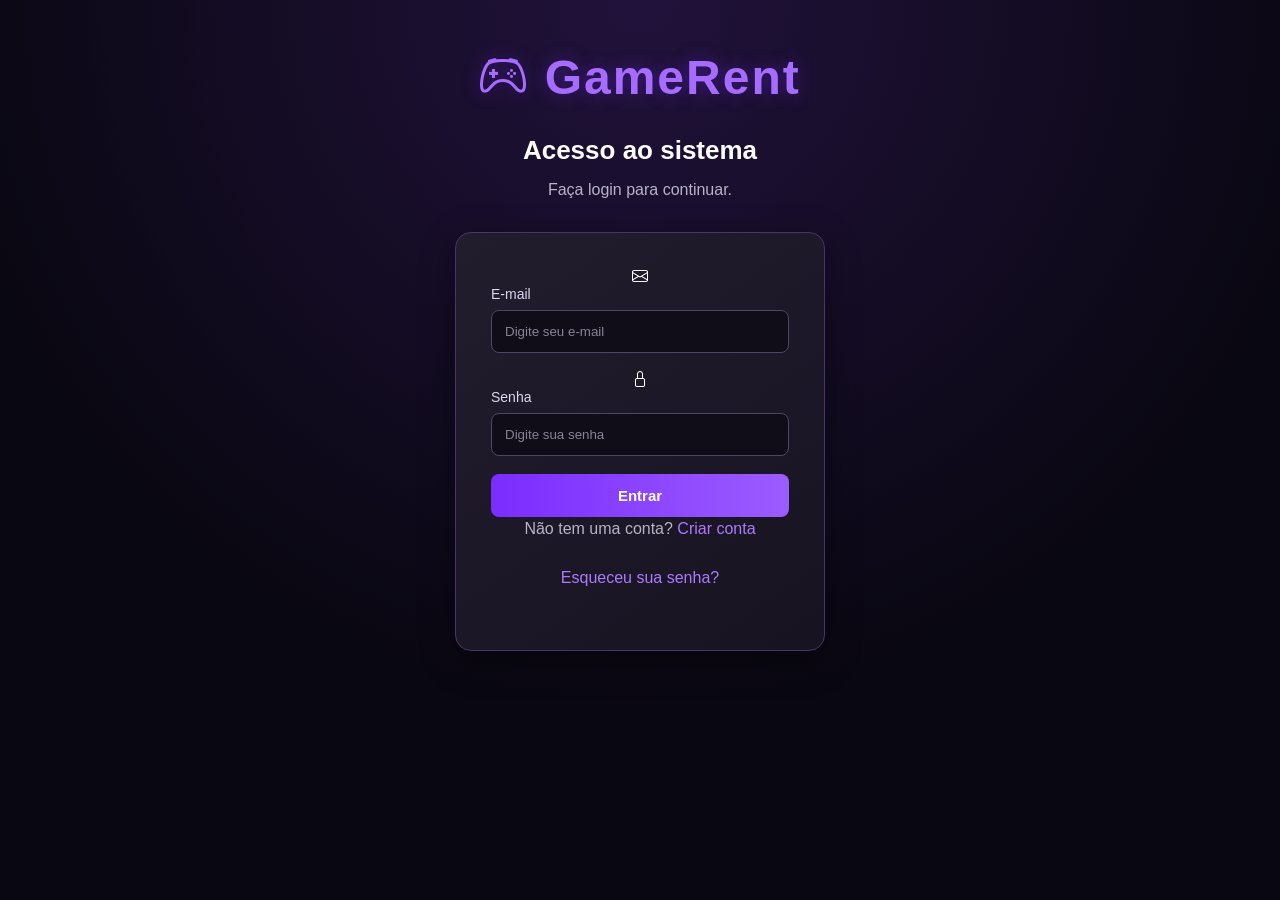
<file: index.html>
<!doctype html>
<html lang="pt-BR">
  <head>
    <meta charset="UTF-8" />
    <meta name="viewport" content="width=device-width, initial-scale=1.0" />

    <title>GameRent - Login</title>

    <link rel="stylesheet" href="css/style.css" />

    <link
      rel="stylesheet"
      href="https://cdn.jsdelivr.net/npm/bootstrap-icons@1.13.1/font/bootstrap-icons.min.css"
    />
  </head>

  <body>
    <header>
      <h1>
        <i class="bi bi-controller"></i>
        GameRent
      </h1>
    </header>

    <main>
      <section>
        <h2>Acesso ao sistema</h2>
        <p>Faça login para continuar.</p>

        <form id="loginForm">
          <i class="bi bi-envelope"></i>
          <label for="email">E-mail</label>

          <input
            type="email"
            id="email"
            name="email"
            placeholder="Digite seu e-mail"
            autocomplete="email"
            required
          />

          <i class="bi bi-lock"></i>
          <label for="senha">Senha</label>

          <input
            type="password"
            id="senha"
            name="senha"
            placeholder="Digite sua senha"
            autocomplete="current-password"
            required
          />

          <button type="submit">Entrar</button>

          <p>
            Não tem uma conta?
            <a href="cadastro.html">Criar conta</a>
          </p>

          <p>
            <a href="recuperar-senha.html">Esqueceu sua senha?</a>
          </p>
        </form>
      </section>
    </main>

    <script src="js/login.js"></script>
  </body>
</html>
</file>
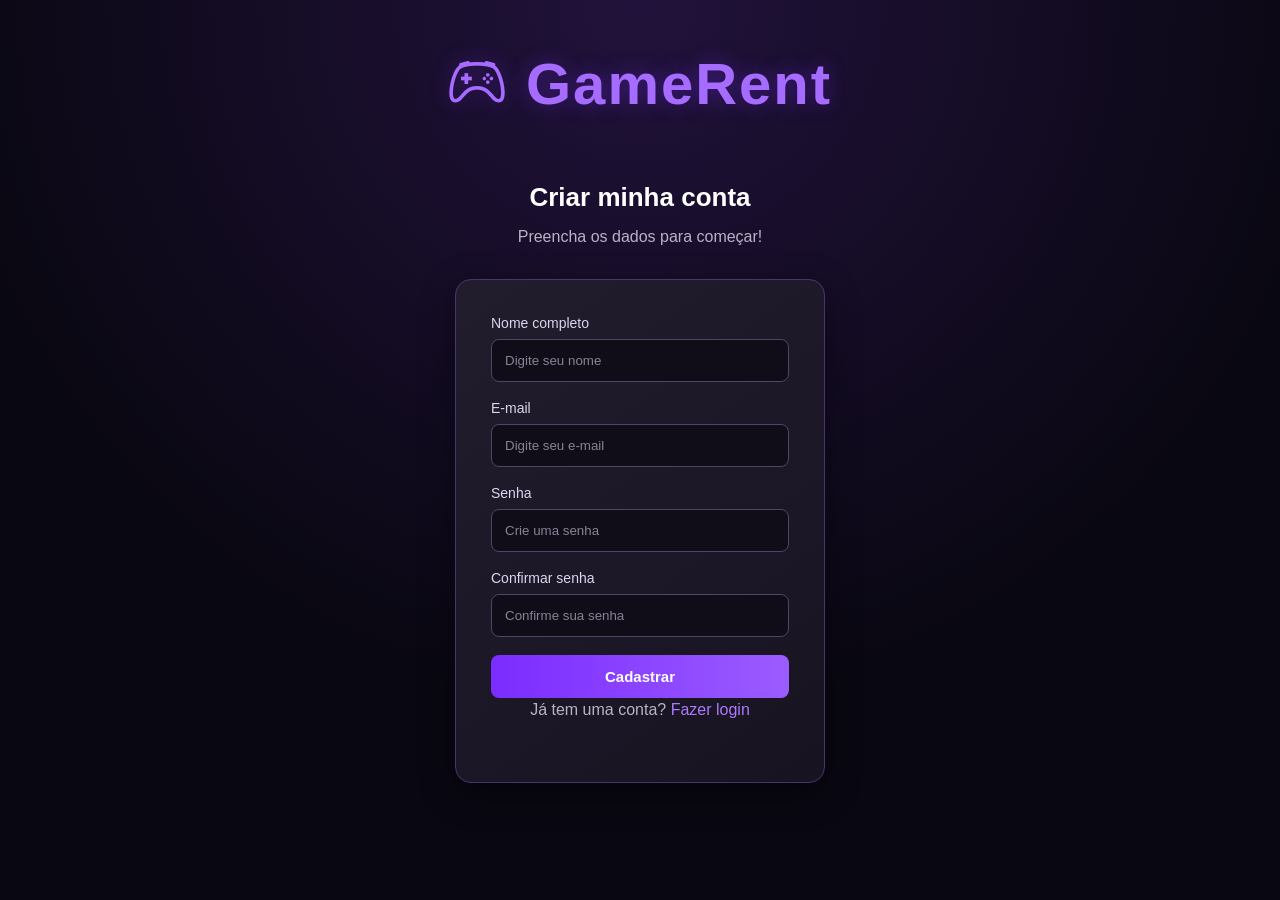
<file: cadastro.html>
<!DOCTYPE html>
<html lang="pt-BR">
<head>
    <meta charset="UTF-8">
    <meta name="viewport" content="width=device-width, initial-scale=1.0">
    <title>GameRent - Criar conta</title>

    <link rel="stylesheet" href="css/style.css">
    <link
        rel="stylesheet"
        href="https://cdn.jsdelivr.net/npm/bootstrap-icons@1.13.1/font/bootstrap-icons.min.css"
    />
</head>

<body>
    <header>
        <h1 class="logo-gamerent">
            <i class="bi bi-controller"></i>
            GameRent
        </h1>
    </header>

    <main>
        <section>
            <h2>Criar minha conta</h2>
            <p>Preencha os dados para começar!</p>

            <form id="cadastroForm">
                <label for="nome">Nome completo</label>
                <input
                    type="text"
                    id="nome"
                    name="nome"
                    placeholder="Digite seu nome"
                    autocomplete="name"
                    required
                >

                <label for="email">E-mail</label>
                <input
                    type="email"
                    id="email"
                    name="email"
                    placeholder="Digite seu e-mail"
                    autocomplete="email"
                    required
                >

                <label for="senha">Senha</label>
                <input
                    type="password"
                    id="senha"
                    name="senha"
                    placeholder="Crie uma senha"
                    autocomplete="new-password"
                    required
                >

                <label for="confirmarSenha">Confirmar senha</label>
                <input
                    type="password"
                    id="confirmarSenha"
                    name="confirmarSenha"
                    placeholder="Confirme sua senha"
                    autocomplete="new-password"
                    required
                >

                <button type="submit">Cadastrar</button>

                <p>
                    Já tem uma conta?
                    <a href="index.html">Fazer login</a>
                </p>
            </form>
        </section>
    </main>

    <script src="js/cadastro.js"></script>
</body>
</html>
</file>
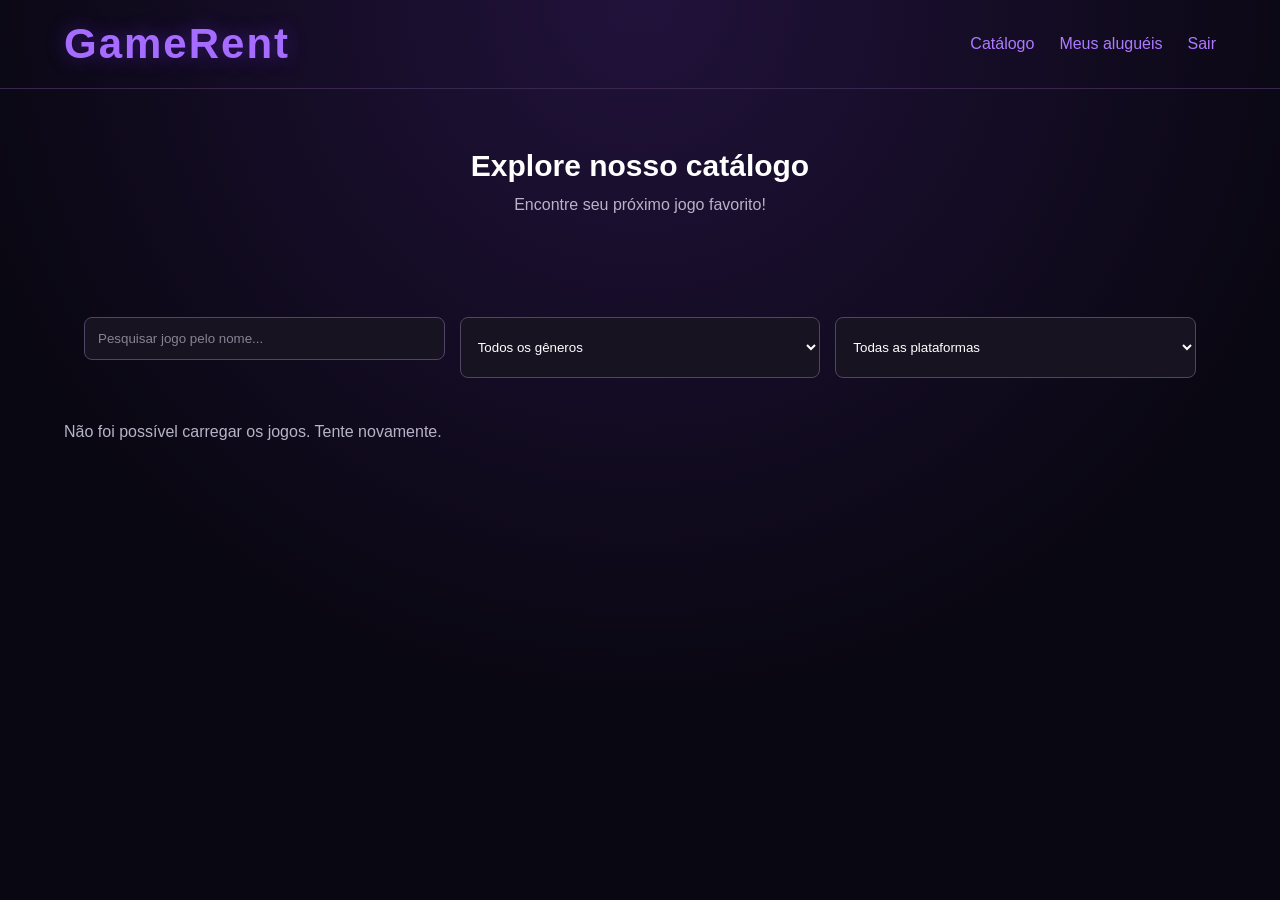
<file: catalago.html>
<!DOCTYPE html>
<html lang="pt-BR">
<head>
    <meta charset="UTF-8">
    <meta name="viewport" content="width=device-width, initial-scale=1.0">
    <title>Catálogo | GameRent</title>
    <link rel="stylesheet" href="css/style.css">

    <link
        rel="stylesheet"
        href="https://cdn.jsdelivr.net/npm/bootstrap-icons@1.13.1/font/bootstrap-icons.min.css"
    />
</head>
<body>

    <header class="cabecalho-catalogo">
        <h1 class="logo-gamerent">GameRent</h1>
        <nav>
            <a href="catalogo.html">Catálogo</a>
            <a href="meus-alugueis.html">Meus aluguéis</a>
            <a href="index.html">Sair</a>
        </nav>
    </header>

    <main class="conteudo-catalogo">

        <section class="introducao-catalogo">
            <h2>Explore nosso catálogo</h2>
            <p>Encontre seu próximo jogo favorito!</p>
        </section>

        <section class="filtros-catalogo">
            <input
                type="search"
                id="pesquisa"
                placeholder="Pesquisar jogo pelo nome..."
            >

            <select id="filtroGenero">
                <option value="">Todos os gêneros</option>
                <option value="Ação">Ação</option>
                <option value="Aventura">Aventura</option>
                <option value="Esporte">Esporte</option>
                <option value="Corrida">Corrida</option>
            </select>

            <select id="filtroPlataforma">
                <option value="">Todas as plataformas</option>
                <option value="PC">PC</option>
                <option value="PlayStation">PlayStation</option>
                <option value="Xbox">Xbox</option>
            </select>
        </section>

        <p id="mensagemCatalogo" class="mensagem-catalogo"></p>

        <section id="listaJogos" class="grade-jogos">
            <!-- Os cards serão criados pelo JavaScript -->
        </section>

    </main>

    <script src="js/catalogo.js"></script>
</body>
</html>
</file>
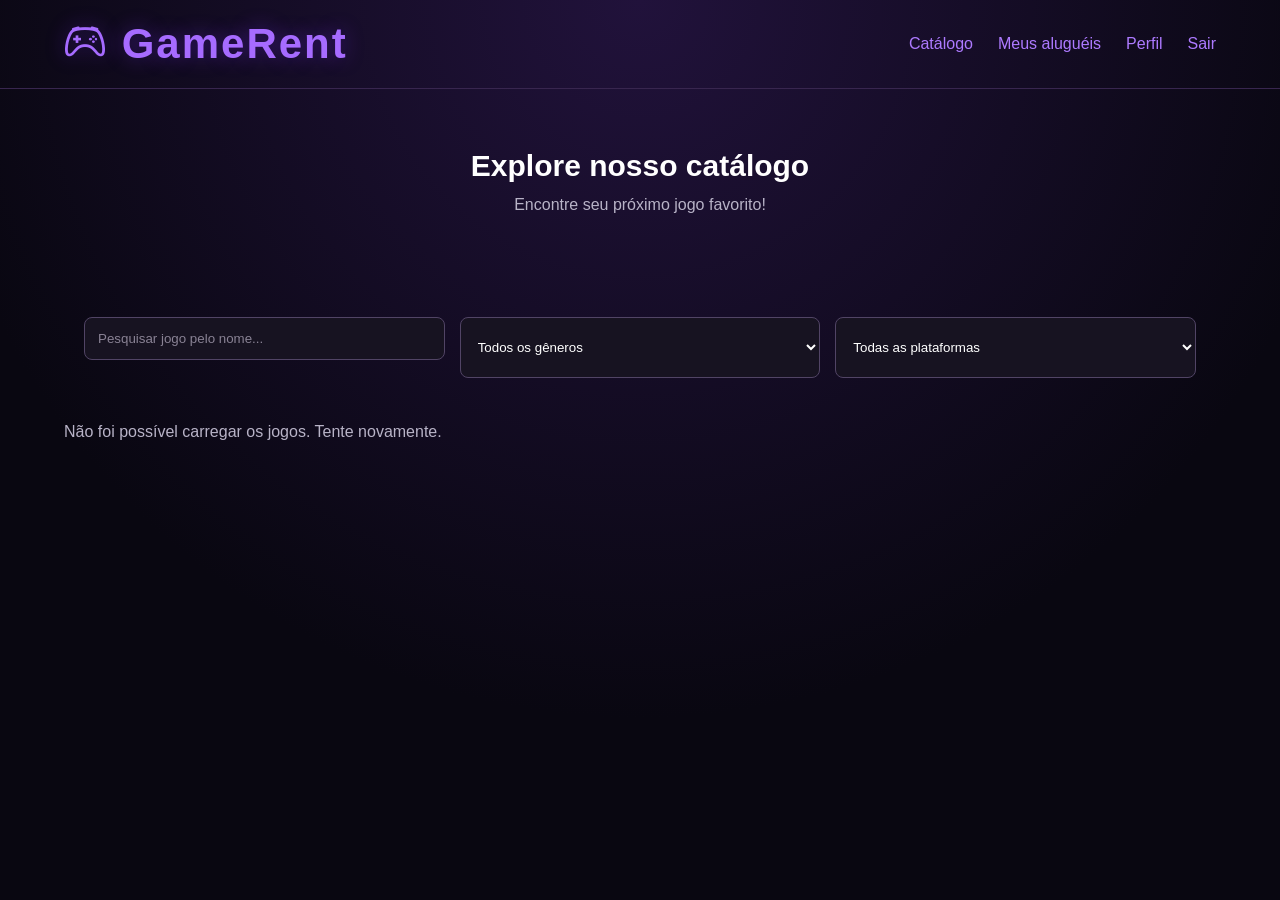
<file: catalogo.html>
<!DOCTYPE html>
<html lang="pt-BR">
<head>
    <meta charset="UTF-8">
    <meta name="viewport" content="width=device-width, initial-scale=1.0">

    <title>Catálogo | GameRent</title>

    <link rel="stylesheet" href="css/style.css">

    <link
        rel="stylesheet"
        href="https://cdn.jsdelivr.net/npm/bootstrap-icons@1.13.1/font/bootstrap-icons.min.css"
    />
</head>

<body>
    <header class="cabecalho-catalogo">

        <h1 class="logo-gamerent">
            <i class="bi bi-controller"></i>
            GameRent
        </h1>

        <nav aria-label="Menu principal">
            <a href="catalogo.html">Catálogo</a>
            <a href="meus-alugueis.html">Meus aluguéis</a>
            <a href="perfil.html">Perfil</a>
            <a href="index.html">Sair</a>
        </nav>

    </header>

    <main class="conteudo-catalogo">

        <section class="introducao-catalogo">
            <h2>Explore nosso catálogo</h2>
            <p>Encontre seu próximo jogo favorito!</p>
        </section>

        <section class="filtros-catalogo">

            <input
                type="search"
                id="pesquisa"
                placeholder="Pesquisar jogo pelo nome..."
                aria-label="Pesquisar jogo pelo nome"
            >

            <select id="filtroGenero" aria-label="Filtrar por gênero">
                <option value="">Todos os gêneros</option>
                <option value="Ação">Ação</option>
                <option value="Aventura">Aventura</option>
                <option value="Esporte">Esporte</option>
                <option value="Corrida">Corrida</option>
            </select>

            <select id="filtroPlataforma" aria-label="Filtrar por plataforma">
                <option value="">Todas as plataformas</option>
                <option value="PC">PC</option>
                <option value="PlayStation">PlayStation</option>
                <option value="Xbox">Xbox</option>
            </select>

        </section>

        <p id="mensagemCatalogo" class="mensagem-catalogo"></p>

        <section id="listaJogos" class="grade-jogos">
            <!-- Os cards dos jogos serão criados pelo JavaScript -->
        </section>

    </main>

    <script src="js/catalogo.js"></script>
</body>
</html>
</file>
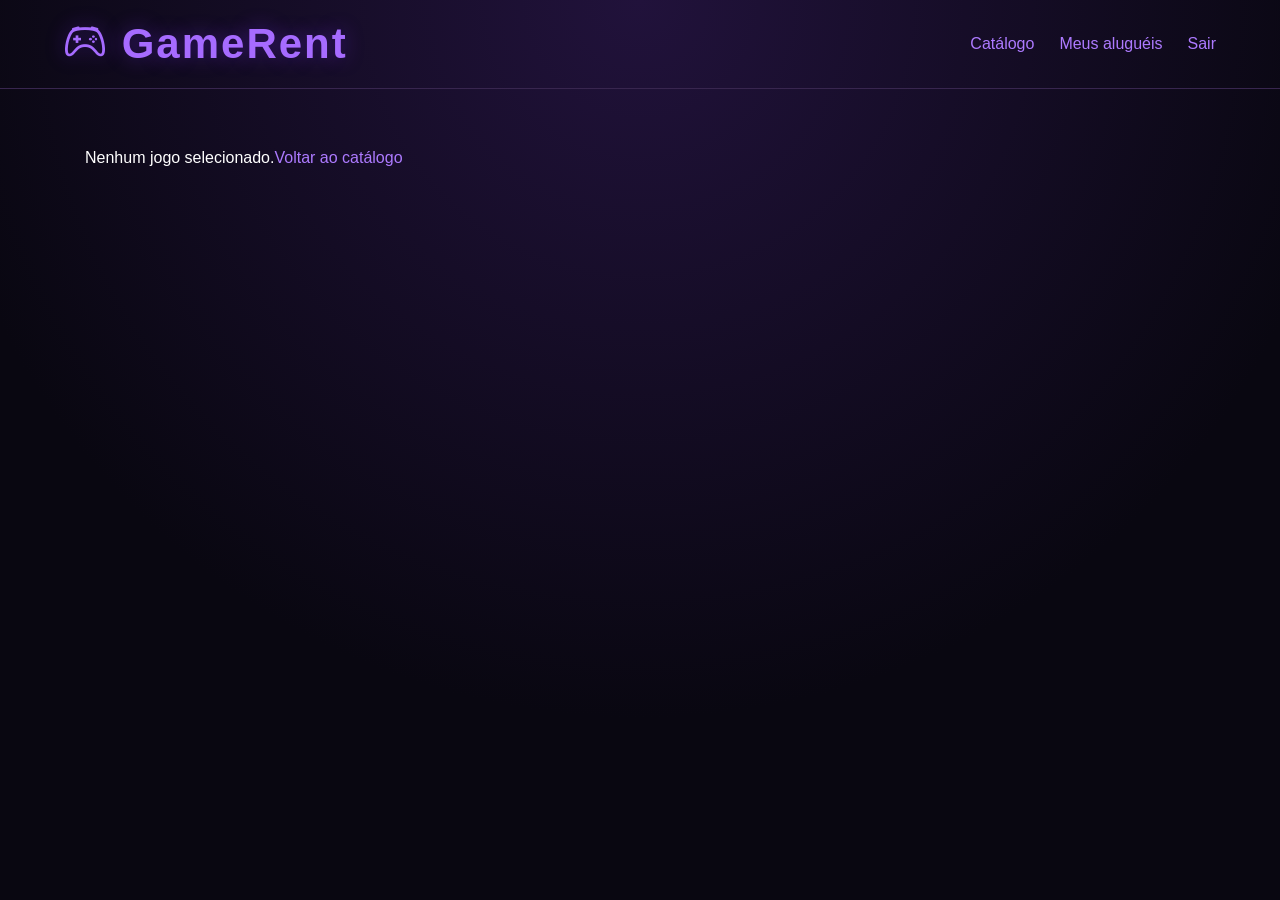
<file: detalhes-jogo.html>
<!DOCTYPE html>
<html lang="pt-BR">

<head>
    <meta charset="UTF-8">
    <meta name="viewport" content="width=device-width, initial-scale=1.0">

    <title>Detalhes do Jogo | GameRent</title>

    <link rel="stylesheet" href="css/style.css">

    <link
        rel="stylesheet"
        href="https://cdn.jsdelivr.net/npm/bootstrap-icons@1.13.1/font/bootstrap-icons.min.css"
    />
</head>

<body>

    <header class="cabecalho-catalogo">

        <h1 class="logo-gamerent">
            <i class="bi bi-controller"></i>
            GameRent
        </h1>

        <nav aria-label="Menu principal">
            <a href="catalogo.html">Catálogo</a>
            <a href="meus-alugueis.html">Meus aluguéis</a>
            <a href="index.html">Sair</a>
        </nav>

    </header>

    <main class="detalhes-container">

        <a href="catalogo.html" class="botao-voltar">
            ← Voltar ao catálogo
        </a>

        <section class="detalhes-jogo">

            <div class="imagem-detalhes">

                <img
                    id="imagemJogo"
                    src="https://placehold.co/600x400/21123b/ffffff?text=GameRent"
                    alt="Capa do jogo"
                >

            </div>

            <div class="informacoes-detalhes">

                <h2 id="nomeJogo">Nome do jogo</h2>

                <span id="statusJogo" class="status-disponivel">
                    Disponível
                </span>

                <p>
                    <strong>Gênero:</strong>
                    <span id="generoJogo">Não informado</span>
                </p>

                <p>
                    <strong>Plataforma:</strong>
                    <span id="plataformaJogo">Não informada</span>
                </p>

                <p>
                    <strong>Data de lançamento:</strong>
                    <span id="dataLancamento">Não informada</span>
                </p>

                <p>
                    <strong>Avaliação:</strong>
                    <span id="avaliacaoJogo">Não disponível</span>
                </p>

                <p>
                    <strong>Desenvolvedora:</strong>
                    <span id="desenvolvedoraJogo">Não informada</span>
                </p>

                <p id="descricaoJogo" class="descricao-jogo"></p>

                <div class="preco-detalhes">

                    <span>Valor do aluguel</span>

                    <h3 id="precoJogo">R$ 0,00 / dia</h3>

                </div>

                <button id="botaoAlugar" type="button">
                    Alugar jogo
                </button>

                <p id="mensagemAluguel"></p>

            </div>

        </section>

    </main>

    <script src="js/detalhes-jogo.js"></script>

</body>
</html>
</file>
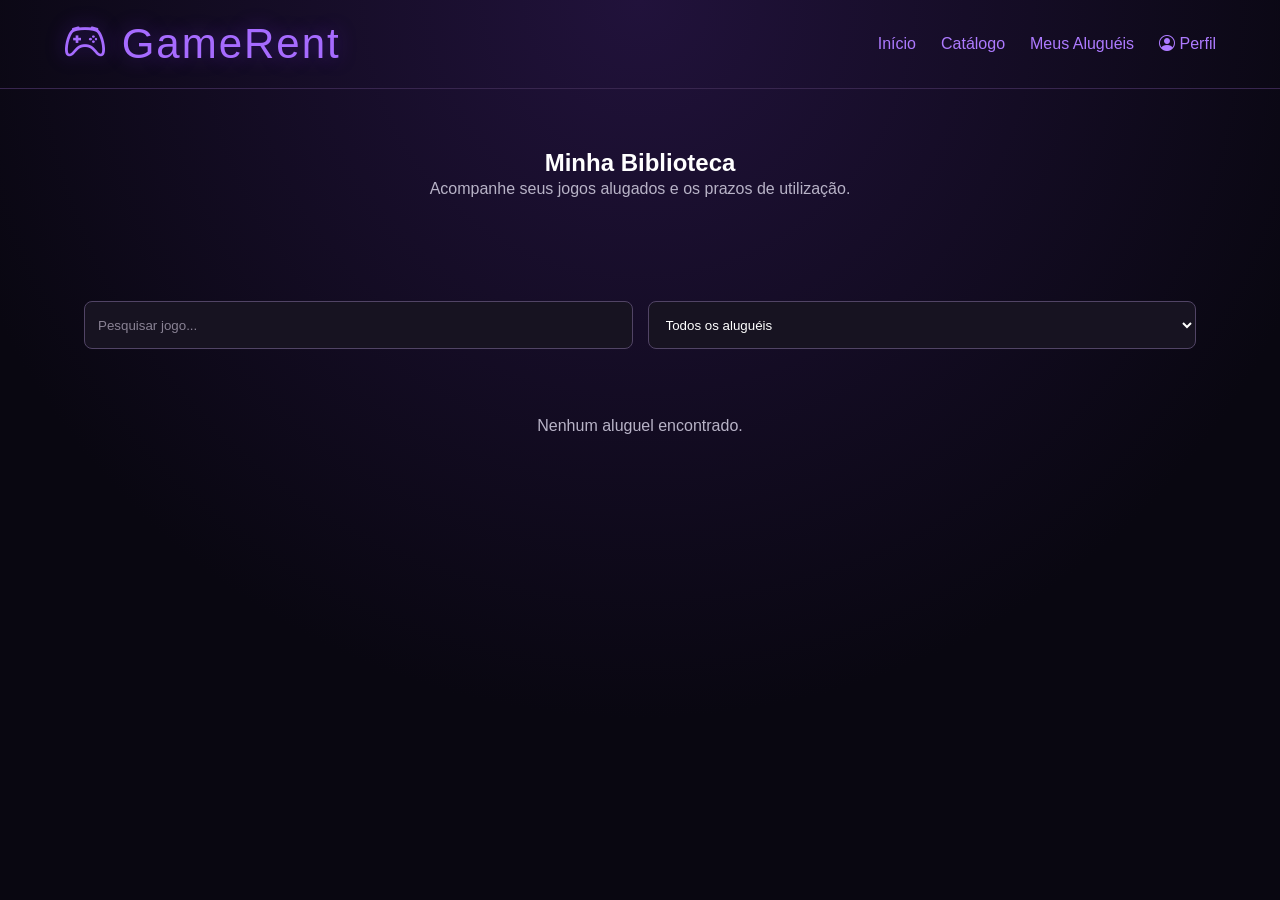
<file: meus-alugueis.html>
<!DOCTYPE html>
<html lang="pt-BR">

<head>
    <meta charset="UTF-8">
    <meta name="viewport" content="width=device-width, initial-scale=1.0">

    <title>Meus Aluguéis | GameRent</title>

    <link rel="stylesheet" href="css/style.css">

    <link
        rel="stylesheet"
        href="https://cdn.jsdelivr.net/npm/bootstrap-icons@1.13.1/font/bootstrap-icons.min.css"
    >
</head>

<body class="pagina-biblioteca">

    <!-- CABEÇALHO -->
    <header class="cabecalho-catalogo">

        <a href="catalogo.html" class="logo-gamerent">
            <i class="bi bi-controller" aria-hidden="true"></i>
            GameRent
        </a>

        <nav aria-label="Navegação principal">
            <a href="index.html">Início</a>

            <a href="catalogo.html">Catálogo</a>

            <a href="meus-alugueis.html" aria-current="page">
                Meus Aluguéis
            </a>

            <a href="perfil.html">
                <i class="bi bi-person-circle" aria-hidden="true"></i>
                Perfil
            </a>
        </nav>

    </header>

    <!-- CONTEÚDO PRINCIPAL -->
    <main class="conteudo-catalogo">

        <section class="introducao-catalogo">

            <h1>Minha Biblioteca</h1>

            <p>
                Acompanhe seus jogos alugados e os prazos de utilização.
            </p>

        </section>

        <!-- PESQUISA E FILTROS -->
        <section aria-label="Pesquisa e filtros de aluguéis">

            <div class="filtros-catalogo">

                <input
                    type="search"
                    id="pesquisaJogo"
                    name="pesquisaJogo"
                    placeholder="Pesquisar jogo..."
                    aria-label="Pesquisar aluguel pelo nome do jogo"
                    autocomplete="off"
                >

                <select
                    id="filtroStatus"
                    name="filtroStatus"
                    aria-label="Filtrar aluguéis por status"
                >
                    <option value="todos">Todos os aluguéis</option>
                    <option value="ativo">Aluguéis ativos</option>
                    <option value="vencido">Aluguéis vencidos</option>
                    <option value="cancelado">Aluguéis cancelados</option>
                </select>

            </div>

        </section>

        <!-- MENSAGENS -->
        <div
            id="mensagem"
            class="mensagem-catalogo"
            role="status"
            aria-live="polite"
        ></div>

        <!-- LISTA DE ALUGUÉIS -->
        <section aria-label="Lista de jogos alugados">

            <div id="listaAlugueis" class="grade-jogos">
                <!-- Os jogos serão carregados pelo JavaScript -->
            </div>

        </section>

    </main>

    <script src="js/meus-alugueis.js"></script>

</body>
</html>
</file>
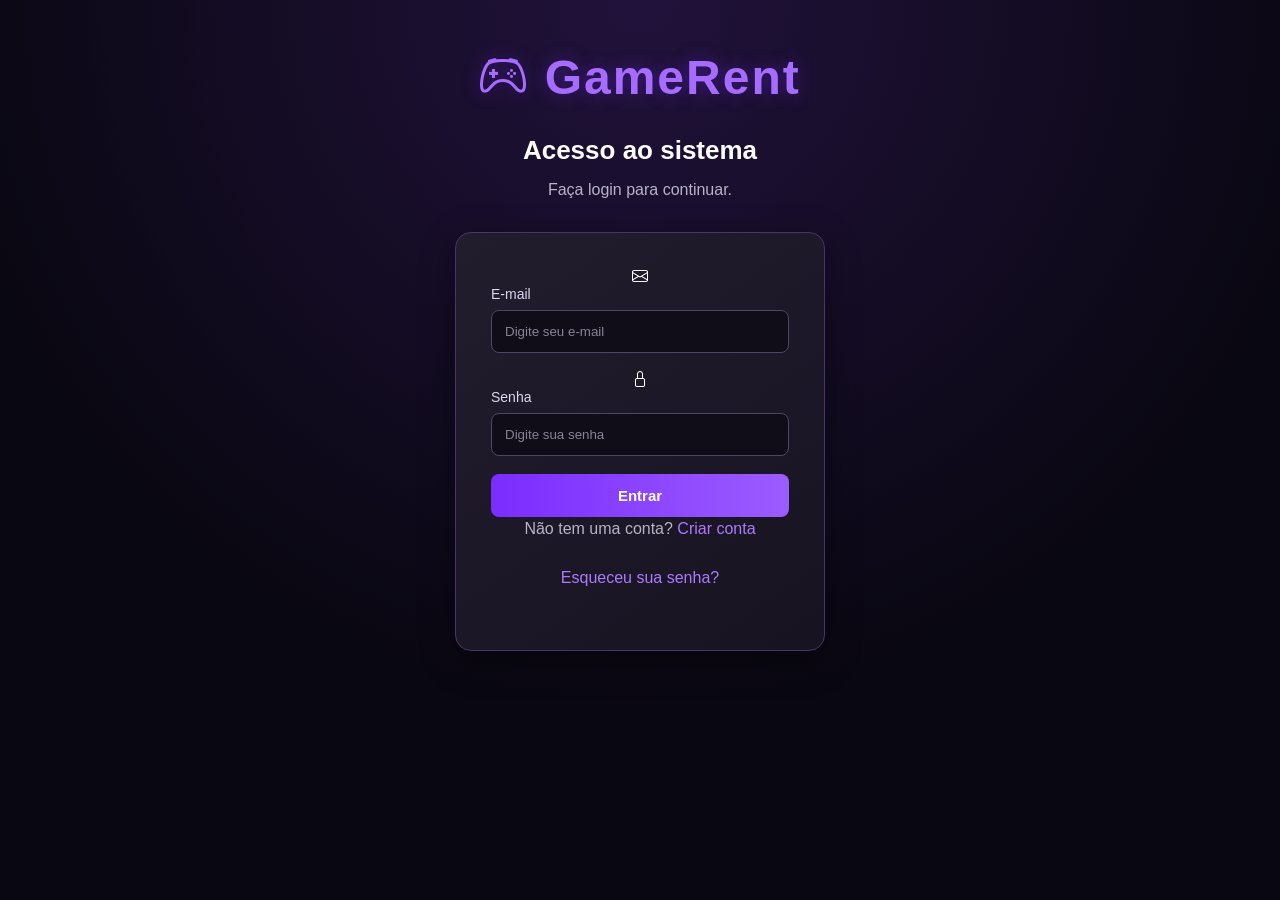
<file: perfil.html>
<!DOCTYPE html>
<html lang="pt-BR">

<head>
    <meta charset="UTF-8">
    <meta name="viewport" content="width=device-width, initial-scale=1.0">

    <title>Meu Perfil | GameRent</title>

    <link rel="stylesheet" href="css/style.css">

    <link
        rel="stylesheet"
        href="https://cdn.jsdelivr.net/npm/bootstrap-icons@1.13.1/font/bootstrap-icons.min.css"
    >
</head>

<body>

    <header class="cabecalho-catalogo">

        <a href="catalogo.html" class="logo-gamerent">
            <i class="bi bi-controller" aria-hidden="true"></i>
            GameRent
        </a>

        <nav aria-label="Navegação principal">
            <a href="catalogo.html">Catálogo</a>
            <a href="meus-alugueis.html">Meus aluguéis</a>
            <a href="perfil.html" aria-current="page">Perfil</a>
            <a href="index.html">Sair</a>
        </nav>

    </header>

    <main class="conteudo-catalogo">

        <section class="introducao-catalogo">
            <h1>Meu Perfil</h1>
            <p>
                Gerencie suas informações pessoais e mantenha sua conta atualizada.
            </p>
        </section>

        <section class="perfil-container">

            <div class="perfil-titulo">
                <i class="bi bi-person-circle" aria-hidden="true"></i>
                <h2>Informações da conta</h2>
            </div>

            <form id="perfilForm">

                <label for="nome">Nome completo</label>
                <input
                    type="text"
                    id="nome"
                    name="nome"
                    autocomplete="name"
                    required
                >

                <label for="email">E-mail</label>
                <input
                    type="email"
                    id="email"
                    name="email"
                    autocomplete="email"
                    required
                >

                <h3>Alterar senha</h3>

                <p>
                    Deixe os campos abaixo vazios caso não queira trocar sua senha.
                </p>

                <label for="senha">Nova senha</label>
                <input
                    type="password"
                    id="senha"
                    name="senha"
                    placeholder="Digite sua nova senha"
                    autocomplete="new-password"
                >

                <label for="confirmarSenha">Confirmar nova senha</label>
                <input
                    type="password"
                    id="confirmarSenha"
                    name="confirmarSenha"
                    placeholder="Confirme sua nova senha"
                    autocomplete="new-password"
                >

                <button type="submit">
                    Salvar alterações
                </button>

            </form>

            <p
                id="mensagem"
                role="status"
                aria-live="polite"
            ></p>

        </section>

    </main>

    <script src="js/perfil.js"></script>

</body>
</html>
</file>
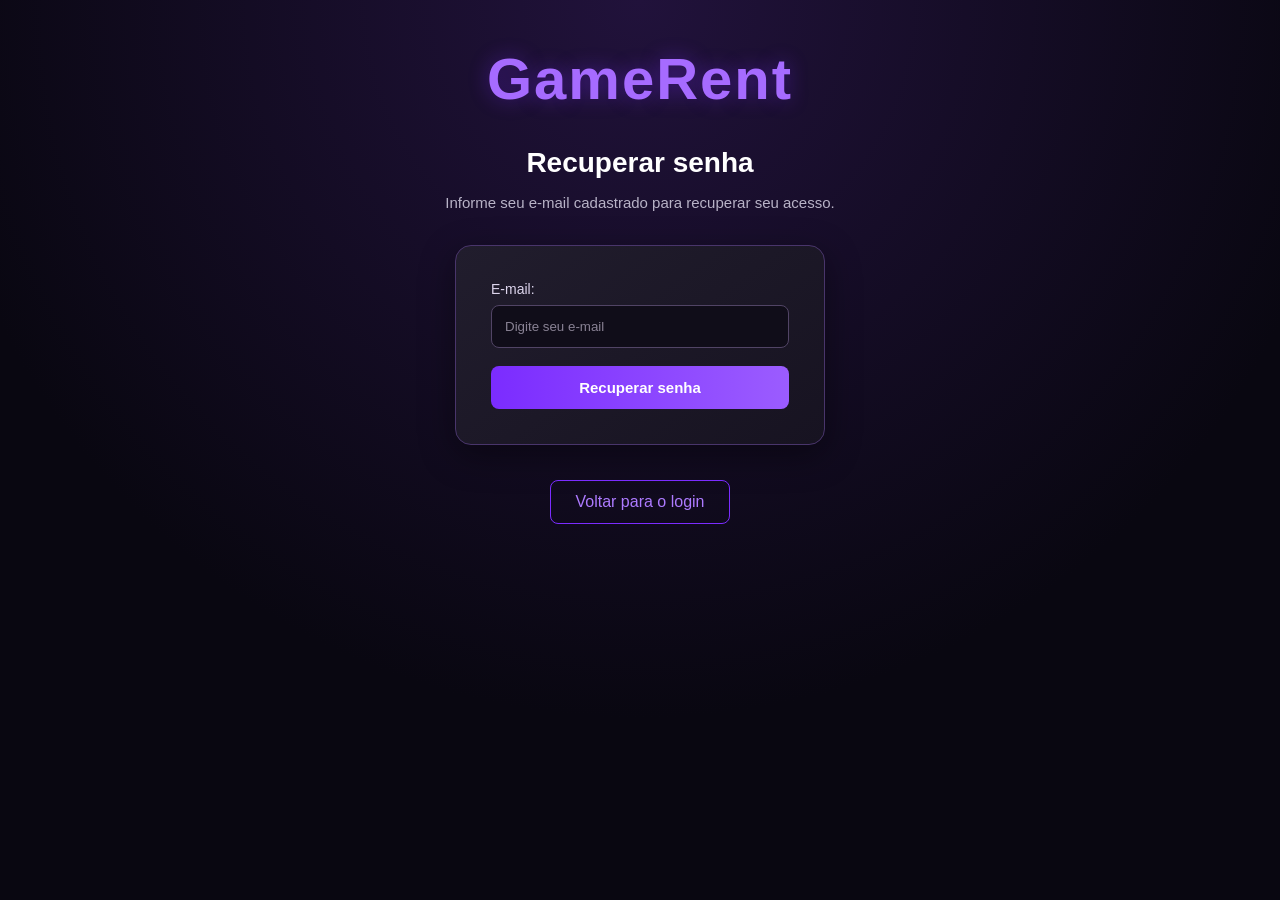
<file: recuperar-senha.html>
<!DOCTYPE html>
<html lang="pt-BR">

<head>
    <meta charset="UTF-8">
    <meta name="viewport" content="width=device-width, initial-scale=1.0">

    <title>Recuperar Senha | GameRent</title>

    <link rel="stylesheet" href="css/style.css">
</head>

<body>

    <main class="pagina-recuperacao">

        <h1 class="logo-gamerent">GameRent</h1>

        <h2 class="titulo-recuperacao">Recuperar senha</h2>

        <p class="descricao-recuperacao">
            Informe seu e-mail cadastrado para recuperar seu acesso.
        </p>

        <form id="recuperarForm">

            <label for="email">E-mail:</label>

            <input
                type="email"
                id="email"
                name="email"
                placeholder="Digite seu e-mail"
                autocomplete="email"
                required
            >

            <button type="submit">
                Recuperar senha
            </button>

        </form>

        <p
            id="mensagem"
            role="status"
            aria-live="polite"
        ></p>

        <a href="index.html" class="botao-voltar">
            Voltar para o login
        </a>

    </main>

    <script src="js/recuperar-senha.js"></script>

</body>
</html>
</file>
<file: css/style.css>
* {
    box-sizing: border-box;
    margin: 0;
    padding: 0;
}

body {
    min-height: 100vh;
    background: radial-gradient(circle at top, #21123b, #090711 65%);
    color: #ffffff;
    font-family: Arial, sans-serif;
}


header {
    text-align: center;
    padding: 50px 20px 10px;
}

header h1 {
    color: #a66bff;
    font-size: 48px;
    font-weight: bold;
    letter-spacing: 2px;
    text-shadow: 0 0 18px rgba(123, 44, 255, 0.4);
}


section {
    text-align: center;
    padding: 20px;
}

section h2 {
    font-size: 26px;
    margin-bottom: 12px;
}

section p {
    color: #b8b3c7;
    margin-bottom: 25px;
    line-height: 1.5;
}


form {
    background: linear-gradient(145deg, #211d2d, #171321);
    width: 370px;
    max-width: 100%;
    margin: 30px auto;
    padding: 35px;
    border-radius: 16px;
    border: 1px solid #49356b;
    box-shadow: 0 10px 35px rgba(0, 0, 0, 0.4);
}

label {
    display: block;
    text-align: left;
    margin-bottom: 8px;
    color: #ddd5ed;
    font-size: 14px;
}

input {
    width: 100%;
    padding: 13px;
    margin-bottom: 18px;
    background: #100d19;
    color: white;
    border: 1px solid #514465;
    border-radius: 8px;
    outline: none;
    transition: 0.3s;
}

input:focus {
    border-color: #9b5cff;
    box-shadow: 0 0 8px rgba(155, 92, 255, 0.4);
}

input::placeholder {
    color: #898294;
}


button {
    width: 100%;
    padding: 13px;
    background: linear-gradient(90deg, #7b2cff, #9b5cff);
    color: white;
    border: none;
    border-radius: 8px;
    font-size: 15px;
    font-weight: bold;
    cursor: pointer;
    transition: 0.3s;
}

button:hover {
    transform: translateY(-2px);
    box-shadow: 0 5px 18px rgba(123, 44, 255, 0.4);
}

button:disabled {
    background: #55505e;
    cursor: not-allowed;
    transform: none;
    box-shadow: none;
    opacity: 0.7;
}


a {
    color: #ad7aff;
    text-decoration: none;
    transition: 0.3s;
}

a:hover {
    color: #ffffff;
    text-decoration: underline;
}


.pagina-recuperacao {
    text-align: center;
    padding: 45px 15px;
}

.logo-gamerent {
    color: #a66bff;
    font-size: 58px;
    margin-bottom: 35px;
    letter-spacing: 2px;
    text-shadow: 0 0 20px rgba(123, 44, 255, 0.4);
}

.titulo-recuperacao {
    font-size: 28px;
    margin-bottom: 12px;
}

.descricao-recuperacao {
    color: #b8b3c7;
    font-size: 15px;
    margin-bottom: 20px;
    line-height: 1.6;
}

.botao-voltar {
    display: inline-block;
    margin-top: 5px;
    padding: 12px 25px;
    border: 1px solid #7b2cff;
    border-radius: 8px;
    color: #ad7aff;
    transition: 0.3s;
}

.botao-voltar:hover {
    background: #7b2cff;
    color: white;
    text-decoration: none;
}


.cabecalho-catalogo {
    display: flex;
    justify-content: space-between;
    align-items: center;
    padding: 20px 5%;
    margin: 0;
    border-bottom: 1px solid #38264f;
}

.cabecalho-catalogo .logo-gamerent {
    margin: 0;
    font-size: 42px;
}

.cabecalho-catalogo nav {
    display: flex;
    gap: 25px;
}


.conteudo-catalogo {
    width: 90%;
    max-width: 1200px;
    margin: 40px auto;
}

.introducao-catalogo {
    text-align: center;
    margin-bottom: 35px;
}

.introducao-catalogo h2 {
    font-size: 30px;
    margin-bottom: 10px;
}

.introducao-catalogo p {
    color: #b8b3c7;
}
 
.filtros-catalogo {
    display: flex;
    gap: 15px;
    margin-bottom: 25px;
}

.filtros-catalogo input,
.filtros-catalogo select {
    flex: 1;
    min-width: 0;
    padding: 13px;
    background: #171321;
    color: white;
    border: 1px solid #514465;
    border-radius: 8px;
}

.filtros-catalogo input:focus,
.filtros-catalogo select:focus {
    outline: none;
    border-color: #9b5cff;
    box-shadow: 0 0 8px rgba(155, 92, 255, 0.4);
}

.mensagem-catalogo {
    color: #b8b3c7;
    margin-bottom: 20px;
}


.grade-jogos {
    display: grid;
    grid-template-columns: repeat(auto-fit, minmax(240px, 1fr));
    gap: 25px;
}

.card-jogo {
    background: #1e1929;
    border: 1px solid #49356b;
    border-radius: 14px;
    overflow: hidden;
    transition: 0.3s;
}

.card-jogo:hover {
    transform: translateY(-5px);
    box-shadow: 0 8px 25px rgba(123, 44, 255, 0.2);
}

.card-jogo img {
    width: 100%;
    height: 170px;
    object-fit: cover;
}

.informacoes-jogo {
    padding: 18px;
}

.informacoes-jogo h3 {
    font-size: 19px;
    margin-bottom: 15px;
}

.informacoes-jogo p {
    color: #b8b3c7;
    margin-bottom: 10px;
}

.informacoes-jogo .preco-jogo {
    color: #ad7aff;
    font-size: 19px;
    font-weight: bold;
    margin-top: 15px;
}

.status-disponivel,
.status-alugado {
    display: inline-block;
    padding: 6px 12px;
    border-radius: 20px;
    font-size: 12px;
    margin-bottom: 15px;
}

.status-disponivel {
    background: #153d2a;
    color: #70e6a2;
}

.status-alugado {
    background: #492126;
    color: #ff9a9a;
}

.botao-detalhes {
    margin-top: 12px;
}


.detalhes-container {
    max-width: 1150px;
    margin: 40px auto;
    padding: 20px;
}

.detalhes-jogo {
    display: grid;
    grid-template-columns: 1.1fr 1fr;
    gap: 40px;
    align-items: center;
    background: #151020;
    padding: 35px;
    border: 1px solid #383044;
    border-radius: 16px;
    box-shadow: 0 0 25px rgba(123, 44, 255, 0.12);
}

.imagem-detalhes img {
    width: 100%;
    height: 480px;
    object-fit: cover;
    border-radius: 12px;
}

.informacoes-detalhes {
    background: #211733;
    padding: 30px;
    border-radius: 12px;
    border: 1px solid #44305e;
}

.informacoes-detalhes h2 {
    color: #b68aff;
    font-size: 30px;
    margin-bottom: 20px;
}

.informacoes-detalhes p {
    margin: 18px 0;
    line-height: 1.7;
}

.descricao-jogo {
    background: #171020;
    padding: 18px;
    border-radius: 8px;
    color: #d0c5df;
}

.descricao-jogo:empty {
    display: none;
}

.preco-detalhes {
    margin-top: 25px;
    padding: 18px;
    background: #171020;
    border-radius: 8px;
}

#botaoAlugar {
    width: auto;
    min-width: 190px;
    padding: 14px 28px;
    margin-top: 20px;
}


.pagina-biblioteca .cabecalho-catalogo {
    text-align: left;
}

.pagina-biblioteca .logo-gamerent {
    display: inline-block;
    text-decoration: none;
}

.pagina-biblioteca .conteudo-catalogo {
    min-height: 70vh;
}

.pagina-biblioteca .filtros-catalogo {
    margin-bottom: 30px;
}

.pagina-biblioteca .filtros-catalogo input,
.pagina-biblioteca .filtros-catalogo select {
    background: #171321;
    color: white;
    border: 1px solid #514465;
    border-radius: 8px;
    padding: 13px;
    flex: 1;
    width: 100%;
    min-width: 0;
    height: 48px;
}

.pagina-biblioteca .filtros-catalogo select option {
    background: #171321;
    color: white;
}

.pagina-biblioteca .card-jogo {
    text-align: left;
}

.pagina-biblioteca .card-jogo img {
    height: 190px;
}

.pagina-biblioteca .informacoes-jogo h3 {
    color: #b68aff;
}

.pagina-biblioteca .informacoes-jogo p {
    color: #b8b3c7;
}

.pagina-biblioteca .mensagem-catalogo {
    text-align: center;
}

.pagina-biblioteca .mensagem-sucesso {
    color: #70e6a2;
    background: #153d2a;
    border: 1px solid #246b47;
    border-radius: 8px;
    padding: 12px;
}


.botao-renovar,
.botao-cancelar {
    display: block;
    width: 100%;
    margin-top: 10px;
}

.pagina-biblioteca .botao-renovar {
    padding: 12px;
    background: linear-gradient(90deg, #7b2cff, #9b5cff);
    color: white;
    border: none;
    border-radius: 8px;
    font-weight: bold;
    cursor: pointer;
    transition: 0.3s;
}

.pagina-biblioteca .botao-renovar:hover {
    transform: translateY(-2px);
    box-shadow: 0 5px 18px rgba(123, 44, 255, 0.4);
}

.botao-cancelar {
    background: #8b2635;
}

.botao-cancelar:hover {
    background: #a83245;
}


.perfil-container {
    width: 100%;
    max-width: 850px;
    margin: 30px auto;
    padding: 20px;
    box-sizing: border-box;
}

.perfil-container form {
    width: 100%;
    max-width: 100%;
    display: flex;
    flex-direction: column;
    gap: 12px;
}

.perfil-container input {
    width: 100%;
    box-sizing: border-box;
}

.perfil-container button {
    margin-top: 15px;
    width: 100%;
}



a:focus-visible,
button:focus-visible {
    outline: 2px solid #b68aff;
    outline-offset: 4px;
}

@media (max-width: 768px) {
    .detalhes-jogo {
        grid-template-columns: 1fr;
        padding: 20px;
    }

    .imagem-detalhes img {
        height: 300px;
    }

    .informacoes-detalhes {
        padding: 20px;
    }
}

@media (max-width: 650px) {
    .cabecalho-catalogo {
        flex-direction: column;
        gap: 20px;
    }

    .cabecalho-catalogo nav {
        flex-wrap: wrap;
        justify-content: center;
    }

    .filtros-catalogo {
        flex-direction: column;
    }

    .pagina-biblioteca .conteudo-catalogo {
        width: 92%;
    }
}

@media (max-width: 600px) {
    .perfil-container {
        padding: 15px;
    }

    .logo-gamerent {
        font-size: 40px;
    }

    .detalhes-container {
        margin: 20px auto;
        padding: 12px;
    }
}

@media (max-width: 480px) {
    header h1 {
        font-size: 38px;
    }

    form {
        padding: 25px;
    }
}
</file>
